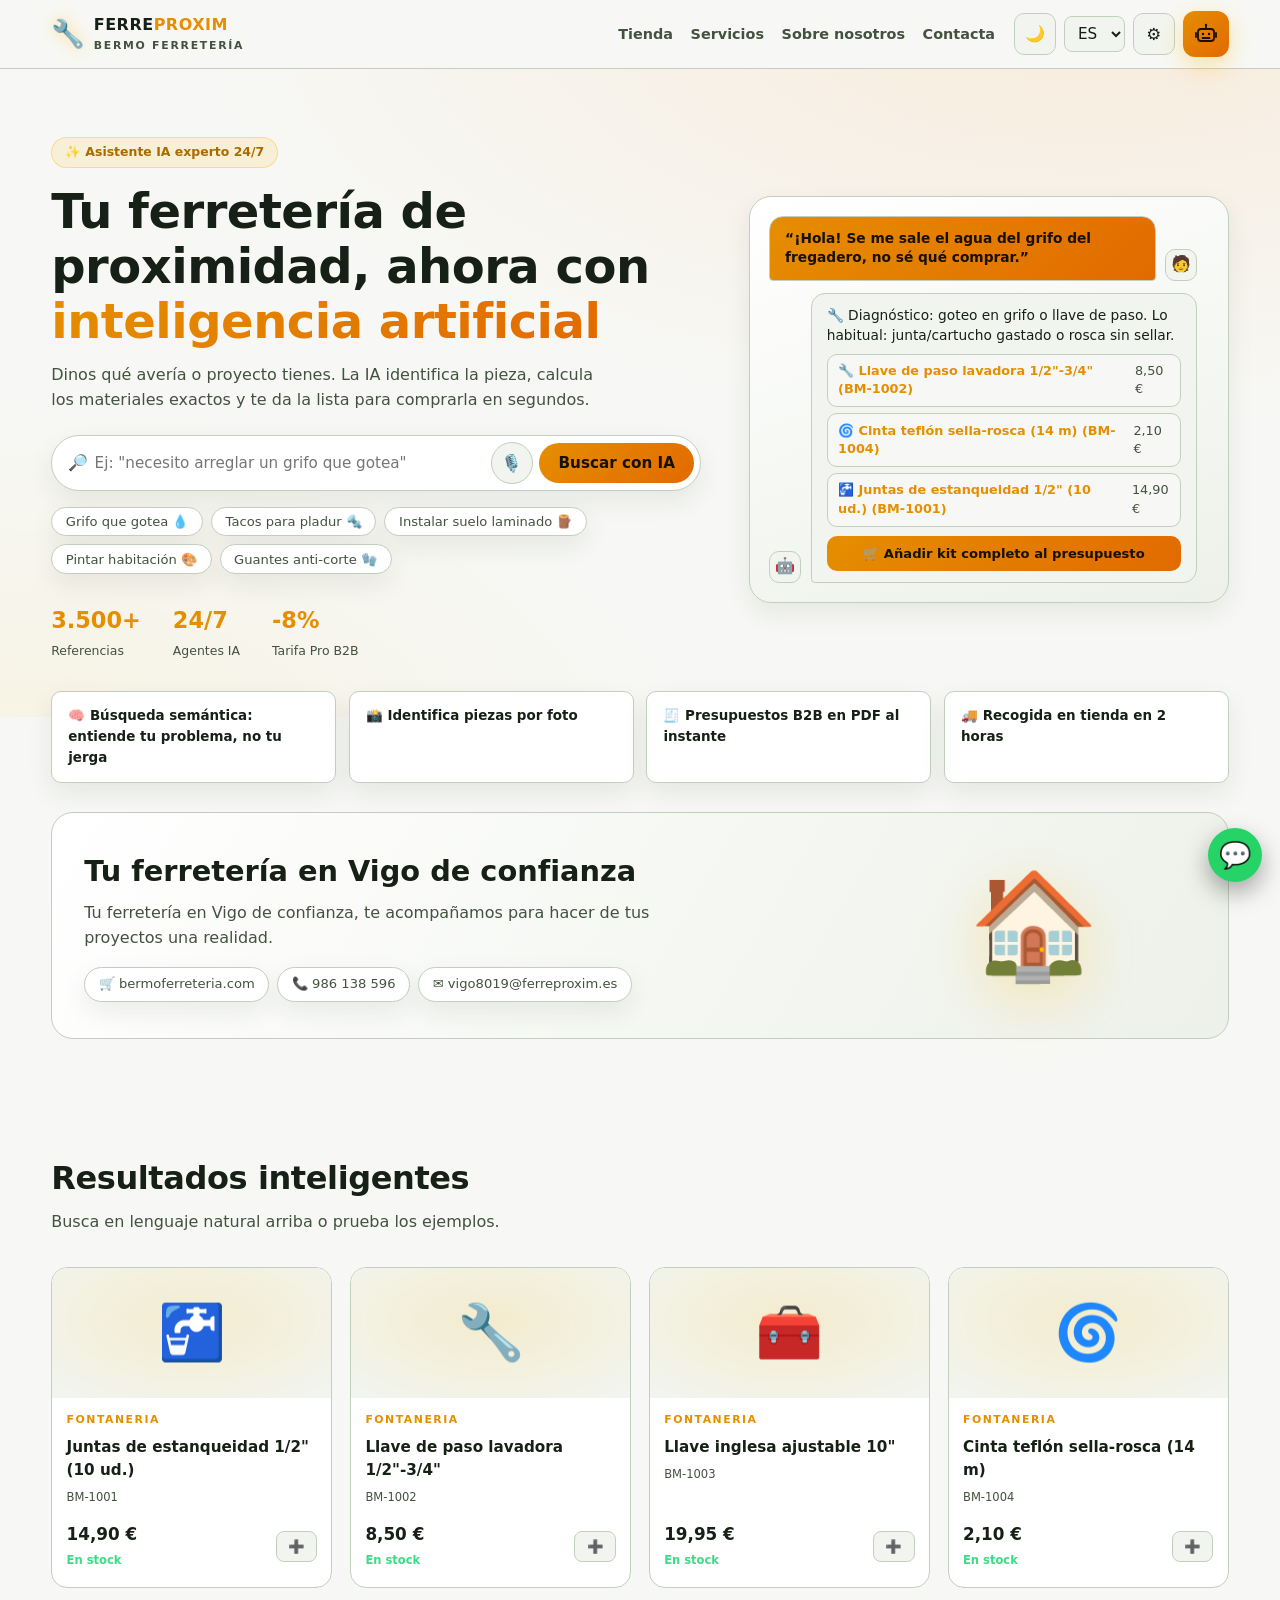
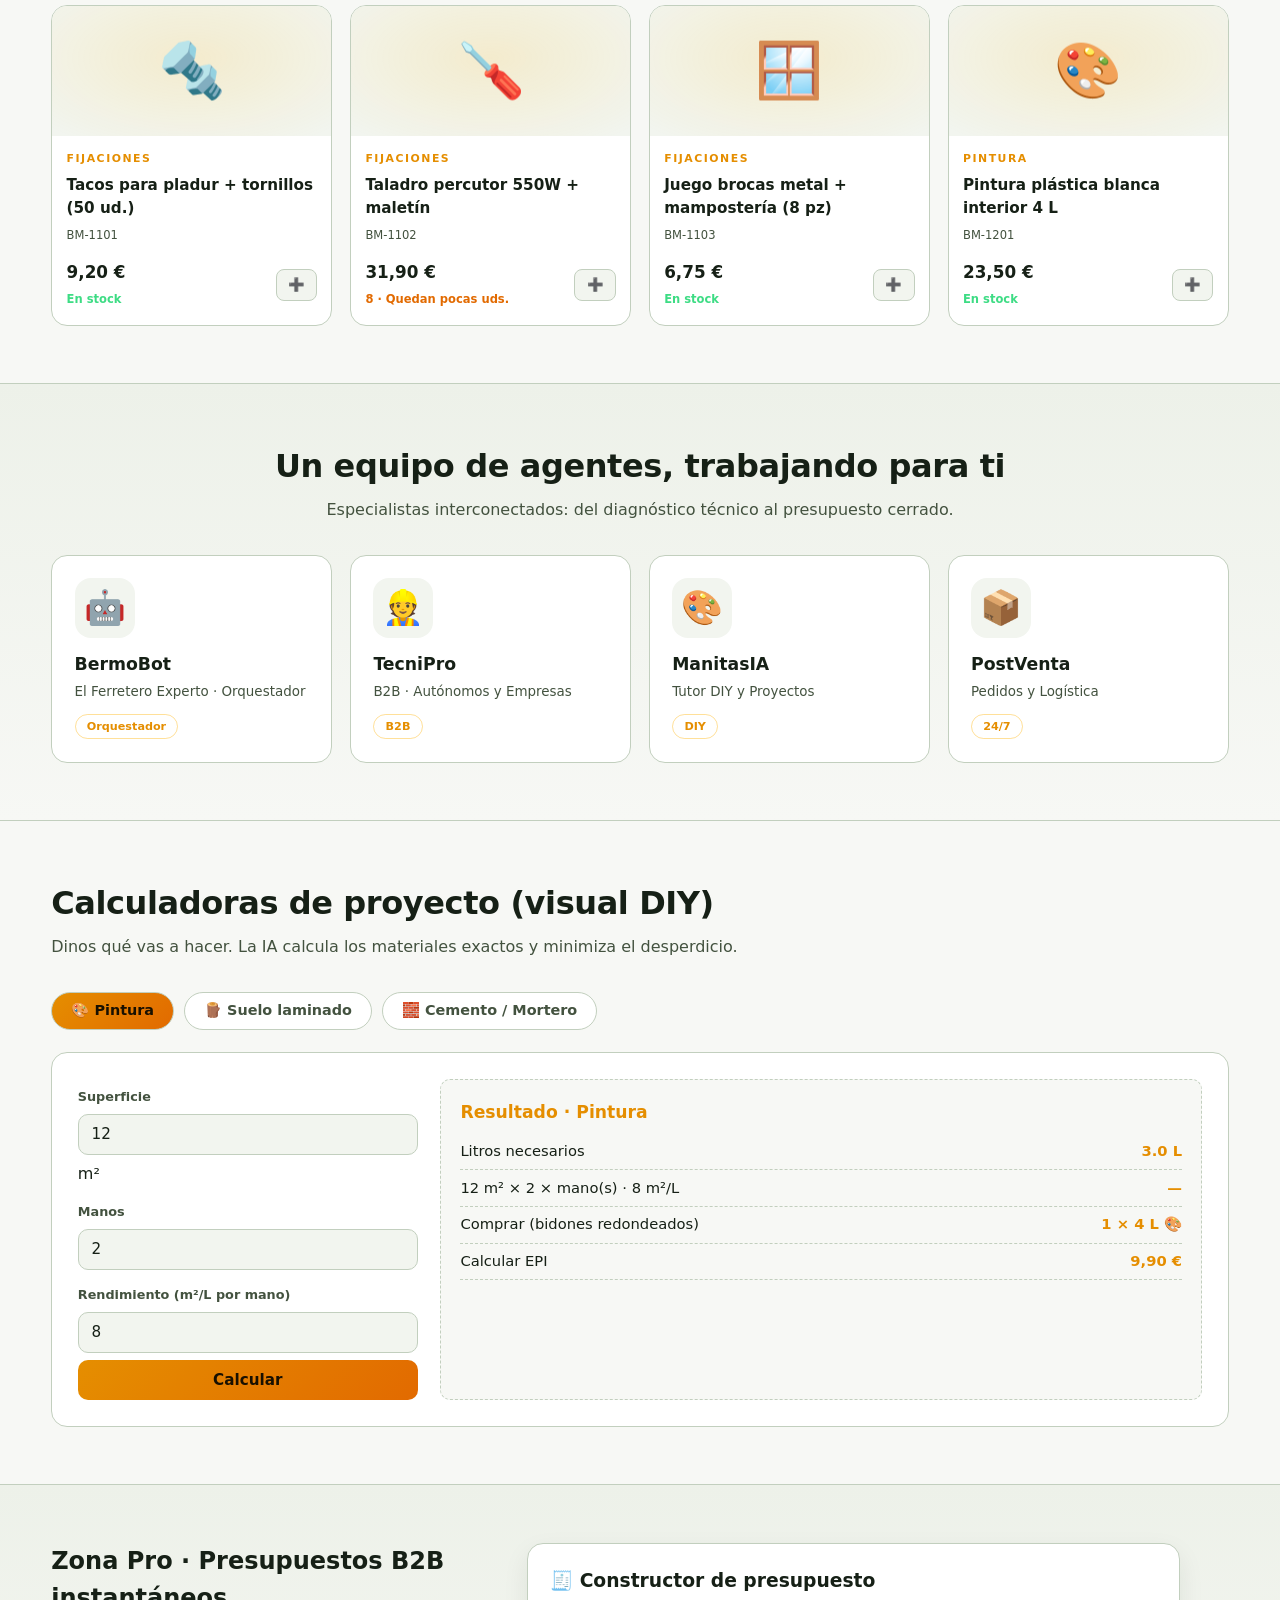
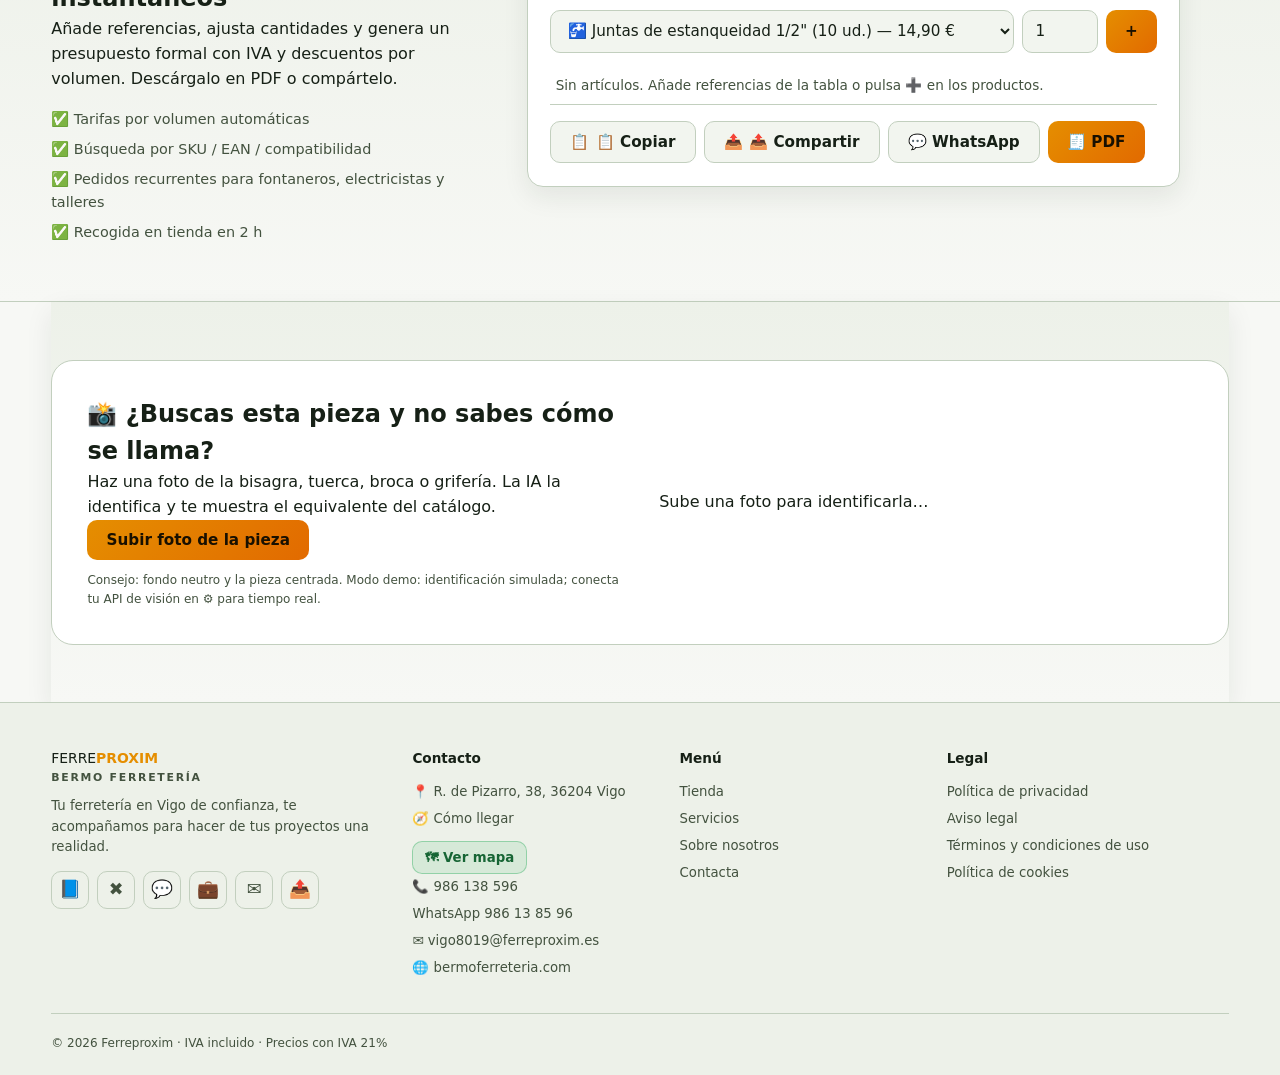
<file: index.html>
<!DOCTYPE html>
<html lang="es" data-default-theme="light">
<head>
<meta charset="UTF-8">
<script>
(function(){try{var q=new URLSearchParams(location.search).get('theme');var t=(q==='light'||q==='dark')?q:(localStorage.getItem('site_theme')||document.documentElement.getAttribute('data-default-theme')||'dark');document.documentElement.setAttribute('data-theme',t);}catch(e){}})();
</script>
<meta name="viewport" content="width=device-width, initial-scale=1.0">
<title>Ferreproxim · Bermo Ferretería · Asistente IA</title>
<meta name="description" content="La ferretería con IA nº1 de España. Asistente experto 24/7, búsqueda semántica, identificación por foto, calculadoras DIY y presupuestos B2B instantáneos.">
<link rel="canonical" href="https://ferreproxim.vercel.app/">
<meta name="theme-color" content="#0d0f12">
<meta property="og:type" content="website">
<meta property="og:site_name" content="Ferreproxim · Bermo Ferretería">
<meta property="og:locale" content="es_ES">
<meta property="og:title" content="Ferreproxim · Ferretería con IA en Vigo">
<meta property="og:description" content="Arregla, calcula y compra en segundos. Asistente IA 24/7, presupuestos B2B en PDF y recogida en tienda en Vigo.">
<meta property="og:url" content="https://ferreproxim.vercel.app/">
<meta property="og:image" content="https://ferreproxim.vercel.app/assets/og.png">
<meta property="og:image:width" content="1200">
<meta property="og:image:height" content="630">
<meta name="twitter:card" content="summary_large_image">
<meta name="twitter:title" content="Ferreproxim · Ferretería con IA en Vigo">
<meta name="twitter:description" content="Asistente IA 24/7, calculadoras DIY y presupuestos B2B en PDF.">
<meta name="twitter:image" content="https://ferreproxim.vercel.app/assets/og.png">
<link rel="icon" href="data:image/svg+xml,<svg xmlns='http://www.w3.org/2000/svg' viewBox='0 0 100 100'><text y='.9em' font-size='90'>🔧</text></svg>">
<link rel="stylesheet" href="css/styles.css">
  <script type="application/ld+json">
{"@context":"https://schema.org","@type":"HardwareStore","name":"Ferreproxim — Bermo Ferretería","url":"https://bermoferreteria.com/","telephone":"+34986138596","email":"vigo8019@ferreproxim.es","address":{"@type":"PostalAddress","streetAddress":"R. de Pizarro 38","postalCode":"36204","addressLocality":"Vigo","addressRegion":"Pontevedra","addressCountry":"ES"},"openingHours":"Mo-Fr 09:00-13:30,16:00-20:00"}
  </script>
</head>
<body>

<!-- ══════════ HEADER ══════════ -->
<header class="header">
  <div class="container header-inner">
    <a class="brand" href="#" aria-label="Ferreproxim">
      <span class="brand-mark">🔧</span>
      <span class="brand-text">FERRE<b>PROXIM</b><small data-i18n="tagline">Bermo Ferretería</small></span>
    </a>
    <nav class="nav">
      <a href="#productos" data-i18n="nav_store">Tienda</a>
      <a href="#agentes" data-i18n="nav_services">Servicios</a>
      <a href="#sobre" data-i18n="nav_about">Sobre nosotros</a>
      <a href="#contacto" data-i18n="nav_contact">Contacta</a>
    </nav>
    <div class="header-actions">
      <button id="themeToggle" class="icon-btn theme-toggle" type="button" title="Cambiar tema" aria-label="Cambiar tema">🌙</button>
      <select id="langSelect" class="lang-select" aria-label="Idioma: ES, GL, EN" title="Idioma">
        <option value="es">ES</option>
        <option value="gl">GL</option>
        <option value="en">EN</option>
      </select>
      <button id="btnSettings" class="icon-btn" title="IA / Configuración" aria-label="Configuración">⚙️</button>
      <button id="btnChat" class="btn btn-primary chat-cta" type="button" title="Agente Ferre IA" aria-label="Abrir Agente Ferre IA" data-tooltip="Agente Ferre IA">
        <svg class="robot-icon" viewBox="0 0 24 24" fill="none" stroke="currentColor" stroke-width="1.8" stroke-linecap="round" stroke-linejoin="round" aria-hidden="true">
          <rect x="4" y="7" width="16" height="12" rx="3"></rect>
          <path d="M12 3v4"></path>
          <circle cx="12" cy="3" r="1.2" fill="currentColor" stroke="none"></circle>
          <circle cx="9" cy="12" r="1.2" fill="currentColor" stroke="none"></circle>
          <circle cx="15" cy="12" r="1.2" fill="currentColor" stroke="none"></circle>
          <path d="M8.5 16h7"></path>
          <path d="M2 11v4M22 11v4"></path>
        </svg>
      </button>
    </div>
  </div>
</header>

<!-- ══════════ HERO ══════════ -->
<section class="hero">
  <div class="container hero-grid">
    <div class="hero-copy">
      <span class="badge-ai">✨ <span data-i18n="hero_badge">Asistente IA experto 24/7</span></span>
      <h1 data-i18n-html="hero_title">Tu ferretería de proximidad, ahora con <b>inteligencia artificial</b></h1>
      <p data-i18n="hero_sub">Dinos qué avería o proyecto tienes. La IA identifica la pieza, calcula los materiales y te da la lista exacta para comprarla en segundos.</p>
      <form id="heroSearchForm" class="search-bar" autocomplete="off">
        <span class="search-icon">🔎</span>
        <input id="heroSearch" type="text" data-i18n-ph="search_ph" placeholder='Ej: "necesito arreglar un grifo que gotea"' aria-label="Búsqueda semántica">
        <button type="button" id="heroMic" class="icon-btn mic" title="Voz a texto">🎙️</button>
        <button type="submit" class="btn btn-primary" data-i18n="search_btn">Buscar con IA</button>
      </form>
      <div class="chips" id="heroChips"></div>
      <div class="hero-stats">
        <div><b>3.500+</b><span data-i18n="stat_refs">Referencias</span></div>
        <div><b>24/7</b><span data-i18n="stat_agents">Agentes IA</span></div>
        <div><b>-8%</b><span data-i18n="stat_b2b">Tarifa Pro B2B</span></div>
      </div>
    </div>
    <div class="hero-card">
      <div class="mock-chat" id="mockChat"></div>
    </div>
  </div>
</section>

<!-- ══════════ VALOR ══════════ -->
<section class="value-strip container">
  <div class="value-item" data-i18n="val_1">🧠 Búsqueda semántica: entiende tu problema, no tu jerga</div>
  <div class="value-item" data-i18n="val_2">📸 Identifica piezas por foto</div>
  <div class="value-item" data-i18n="val_3">🧾 Presupuestos B2B en PDF al instante</div>
  <div class="value-item" data-i18n="val_4">🚚 Recogida en tienda en 2 horas</div>
</section>

<!-- ══════════ SOBRE NOSOTROS ══════════ -->
<section id="sobre" class="section container sobre-section">
  <div class="sobre-grid">
    <div>
      <h2 data-i18n="about_title">Tu ferretería en Vigo de confianza</h2>
      <p class="muted" data-i18n="about_text">Tu ferretería en Vigo de confianza, te acompañamos para hacer de tus proyectos una realidad.</p>
      <div class="chips" style="margin-top:1rem">
        <a class="chip" href="https://bermoferreteria.com/" target="_blank" rel="noopener">🛒 bermoferreteria.com</a>
        <a class="chip" href="tel:+34986138596">📞 986 138 596</a>
        <a class="chip" href="mailto:vigo8019@ferreproxim.es">✉️ vigo8019@ferreproxim.es</a>
      </div>
    </div>
    <div class="mock-visual" aria-hidden="true">
      <span>🏠</span>
    </div>
  </div>
</section>

<!-- ══════════ PRODUCTOS + RESULTADOS SEMÁNTICOS ══════════ -->
<section id="productos" class="section container">
  <div class="section-head">
    <h2 data-i18n="results_title">Resultados inteligentes</h2>
    <p id="resultsInfo" class="muted" data-i18n="results_info">Busca en lenguaje natural arriba o prueba los ejemplos.</p>
  </div>
  <div class="product-grid" id="productGrid"></div>
</section>

<!-- ══════════ AGENTES ══════════ -->
<section id="agentes" class="section section-dark">
  <div class="container">
    <div class="section-head center">
      <h2 data-i18n="agents_title">Un equipo de agentes, trabajando para ti</h2>
      <p data-i18n="agents_sub">Especialistas interconectados: del diagnóstico técnico al presupuesto cerrado.</p>
    </div>
    <div class="agent-grid" id="agentGrid"></div>
  </div>
</section>

<!-- ══════════ CALCULADORAS ══════════ -->
<section id="calculadoras" class="section container">
  <div class="section-head">
    <h2 data-i18n="calc_title">Calculadoras de proyecto (visual DIY)</h2>
    <p data-i18n="calc_sub">Dinos qué vas a hacer. La IA calcula los materiales exactos y minimiza el desperdicio.</p>
  </div>
  <div class="tabs" id="calcTabs">
    <button class="tab active" data-calc="pintura">🎨 <span data-i18n="calc_paint">Pintura</span></button>
    <button class="tab" data-calc="suelo">🪵 <span data-i18n="calc_floor">Suelo laminado</span></button>
    <button class="tab" data-calc="cemento">🧱 <span data-i18n="calc_cement">Cemento / Mortero</span></button>
  </div>

  <div class="calc-panel active" id="calc-pintura">
    <div class="calc-grid">
      <div class="calc-form">
        <label data-i18n="calc_area">Superficie a pintar</label>
        <input id="pintArea" type="number" min="1" value="12"> <span>m²</span>
        <label data-i18n="calc_coats">Manos</label>
        <input id="pintManos" type="number" min="1" max="4" value="2">
        <label data-i18n="calc_perf">Rendimiento (m²/L por mano)</label>
        <input id="pintRend" type="number" step="0.5" min="3" value="8">
        <button class="btn btn-primary" id="btnPintura" data-i18n="calc_btn">Calcular</button>
      </div>
      <div class="calc-result" id="resPintura"></div>
    </div>
  </div>

  <div class="calc-panel" id="calc-suelo">
    <div class="calc-grid">
      <div class="calc-form">
        <label data-i18n="calc_area">Superficie</label>
        <input id="sueloArea" type="number" min="1" value="12"> <span>m²</span>
        <label data-i18n="calc_m2box">m² por caja</label>
        <input id="sueloCaja" type="number" step="0.01" value="2.22">
        <label data-i18n="calc_waste">Desperdicio sugerido (%)</label>
        <input id="sueloWaste" type="number" value="8">
        <button class="btn btn-primary" id="btnSuelo" data-i18n="calc_btn">Calcular</button>
      </div>
      <div class="calc-result" id="resSuelo"></div>
    </div>
  </div>

  <div class="calc-panel" id="calc-cemento">
    <div class="calc-grid">
      <div class="calc-form">
        <label data-i18n="calc_area">Superficie / volumen</label>
        <input id="cemArea" type="number" min="1" value="10"> <span>m²</span>
        <label data-i18n="calc_thick">Espesor (cm)</label>
        <input id="cemSpc" type="number" min="1" value="5">
        <label data-i18n="calc_cem_type">Tipo de mortero</label>
        <select id="cemTipo">
          <option value="22" data-i18n="cem_light">Mortero ligero (22 kg saco · 3 kg/m²/cm)</option>
          <option value="25" data-i18n="cem_std">Cemento CEM II (25 kg saco · 2 kg/m²/cm)</option>
        </select>
        <button class="btn btn-primary" id="btnCemento" data-i18n="calc_btn">Calcular</button>
      </div>
      <div class="calc-result" id="resCemento"></div>
    </div>
  </div>
</section>

<!-- ══════════ B2B ══════════ -->
<section id="b2b" class="section section-dark">
  <div class="container b2b-grid">
    <div>
      <h2 data-i18n="b2b_title">Zona Pro · Presupuestos B2B instantáneos</h2>
      <p data-i18n="b2b_sub">Añade referencias, ajusta cantidades y genera un presupuesto formal con IVA y descuentos por volumen. Descárgalo en PDF o compártelo.</p>
      <ul class="b2b-list">
        <li data-i18n="b2b_b1">✅ Tarifas por volumen automáticas</li>
        <li data-i18n="b2b_b2">✅ Búsqueda por SKU / EAN / compatibilidad</li>
        <li data-i18n="b2b_b3">✅ Pedidos recurrentes para fontaneros, electricistas y talleres</li>
        <li data-i18n="b2b_b4">✅ Recogida en tienda en 2 h</li>
      </ul>
    </div>
    <div class="quote-box">
      <h3>🧾 <span data-i18n="quote_title">Constructor de presupuesto</span></h3>
      <div class="quote-add">
        <select id="quoteProduct"></select>
        <input id="quoteQty" type="number" min="1" value="1" title="Uds.">
        <button class="btn btn-primary" id="btnQuoteAdd">+</button>
      </div>
      <table class="quote-table" id="quoteTable"></table>
      <div class="quote-totals" id="quoteTotals"></div>
      <div class="quote-actions">
        <button class="btn btn-ghost" id="btnQuoteCopy">📋 <span data-i18n="quote_copy">Copiar</span></button>
        <button class="btn btn-ghost" id="btnQuoteShare">📤 <span data-i18n="quote_share">Compartir</span></button>
        <button class="btn btn-ghost" id="btnQuoteWA">💬 WhatsApp</button>
        <button class="btn btn-primary" id="btnQuotePDF">🧾 PDF</button>
      </div>
    </div>
  </div>
</section>

<!-- ══════════ FOTO ══════════ -->
<section class="section container photo-section">
  <div class="photo-grid">
    <div>
      <h2 data-i18n="photo_title">📸 ¿Buscas esta pieza y no sabes cómo se llama?</h2>
      <p data-i18n="photo_sub">Haz una foto de la bisagra, tuerca, broca o grifería. La IA la identifica y te muestra el equivalente del catálogo.</p>
      <input type="file" id="photoInput" accept="image/*" hidden>
      <button class="btn btn-primary" id="btnPhoto" data-i18n="photo_btn">Subir foto de la pieza</button>
      <p class="microtip" data-i18n="photo_tip">Consejo: fondo neutro y la pieza centrada. Modo demo: identificación simulada; conecta tu API de visión en ⚙️ para tiempo real.</p>
    </div>
    <div id="photoResult" class="photo-result" data-i18n="photo_empty">Sube una foto para identificarla…</div>
  </div>
</section>

<!-- ══════════ FOOTER ══════════ -->
<footer class="footer" id="contacto">
  <div class="container footer-grid">
    <div>
      <span class="brand-text">FERRE<b>PROXIM</b><small data-i18n="tagline">Bermo Ferretería</small></span>
      <p class="footer-about" data-i18n="about_text">Tu ferretería en Vigo de confianza, te acompañamos para hacer de tus proyectos una realidad.</p>
      <div class="rrss">
        <a href="#" data-share="facebook" title="Facebook">📘</a>
        <a href="#" data-share="x" title="X">✖️</a>
        <a href="#" data-share="whatsapp" title="WhatsApp">💬</a>
        <a href="#" data-share="linkedin" title="LinkedIn">💼</a>
        <a href="#" data-share="email" title="Email">✉️</a>
        <a href="#" data-share="native" title="Compartir">📤</a>
      </div>
    </div>
    <div>
      <h4 data-i18n="footer_menu">Contacto</h4>
      <a href="https://www.google.com/maps/search/?api=1&query=R.+de+Pizarro+38%2C+36204+Vigo" target="_blank" rel="noopener">📍 R. de Pizarro, 38, 36204 Vigo</a>
<a href="https://www.google.com/maps/dir/?api=1&destination=R.+de+Pizarro+38%2C+36204+Vigo" target="_blank" rel="noopener">🧭 Cómo llegar</a>
<button type="button" class="map-toggle" data-map="https://www.openstreetmap.org/export/embed.html?bbox=-8.7194%2C42.2286%2C-8.7134%2C42.2322&amp;layer=mapnik&amp;marker=42.2304%2C-8.7164">🗺 Ver mapa</button>
<div class="map-embed" hidden></div>
      <a href="tel:+34986138596">📞 986 138 596</a>
      <a href="https://wa.me/34986138596" target="_blank" rel="noopener">WhatsApp 986 13 85 96</a>
      <a href="mailto:vigo8019@ferreproxim.es">✉️ vigo8019@ferreproxim.es</a>
      <a href="https://bermoferreteria.com/" target="_blank" rel="noopener">🌐 bermoferreteria.com</a>
    </div>
    <div>
      <h4 data-i18n="footer_menu2">Menú</h4>
      <a href="#productos" data-i18n="nav_store">Tienda</a>
      <a href="#agentes" data-i18n="nav_services">Servicios</a>
      <a href="#sobre" data-i18n="nav_about">Sobre nosotros</a>
      <a href="#contacto" data-i18n="nav_contact">Contacta</a>
    </div>
    <div>
      <h4 data-i18n="footer_legal_head">Legal</h4>
      <a href="legal.html#privacidad" data-i18n="legal_privacy">Política de privacidad</a>
      <a href="legal.html#aviso" data-i18n="legal_notice">Aviso legal</a>
      <a href="legal.html#terminos" data-i18n="legal_terms">Términos y condiciones de uso</a>
      <a href="legal.html#cookies" data-i18n="legal_cookies">Política de cookies</a>
    </div>
  </div>
  <div class="container footer-legal">© 2026 Ferreproxim · <span data-i18n="footer_legal">IVA incluido · Precios con IVA 21%</span></div>
</footer>

<!-- ══════════ CHAT DRAWER ══════════ -->
<div class="chat-overlay" id="chatOverlay"></div>
<aside class="chat-drawer" id="chatDrawer" aria-label="Asistente IA">
  <div class="chat-head">
    <div class="chat-agent-info">
      <span class="chat-agent-avatar" id="chatAgentAvatar">🤖</span>
      <div>
        <b id="chatAgentName">BermoBot</b>
        <small id="chatAgentRole" class="muted"></small>
      </div>
    </div>
    <div class="chat-head-actions">
      <select id="agentSelect" title="Elegir agente">
        <option value="bermobot">BermoBot</option>
        <option value="tecnipro">TecniPro</option>
        <option value="manitas">ManitasIA</option>
        <option value="postventa">PostVenta</option>
      </select>
      <button class="icon-btn" id="btnVoiceSettings" title="⚙️ Voz">🔊</button>
      <button class="icon-btn" id="btnChatClose" title="Cerrar">✕</button>
    </div>
  </div>
  <div class="chat-msgs" id="chatMsgs"></div>
  <div class="chat-suggest" id="chatSuggest"></div>
  <form class="chat-inputbar" id="chatForm">
    <button type="button" class="icon-btn mic" id="chatMic" title="Voz a texto">🎙️</button>
    <input id="chatInput" data-i18n-ph="chat_ph" placeholder="Describe tu avería, proyecto o referencia…" autocomplete="off">
    <button type="button" class="icon-btn" id="btnChatPhoto" title="Identificar por foto">📷</button>
    <button type="button" class="icon-btn tts-toggle" id="btnTTS" title="Texto a voz">🔈</button>
    <button type="submit" class="btn btn-primary" title="Enviar">➤</button>
  </form>
</aside>

<!-- ══════════ MODAL: AJUSTES IA ══════════ -->
<div class="modal-overlay" id="settingsModal" hidden>
  <div class="modal">
    <div class="modal-head"><h3>⚙️ <span data-i18n="settings_title">Configuración IA</span></h3><button class="icon-btn" id="btnSettingsClose">✕</button></div>
    <p class="muted" data-i18n="settings_sub">Conecta un endpoint compatible con OpenAI (GPT-4o, Claude vía gateway, Ollama, LM Studio…). Sin API, Ferreproxim usa su motor local.</p>
    <label data-i18n="settings_endpoint">Endpoint (URL base)</label>
    <input id="cfgEndpoint" placeholder="https://openrouter.ai/api/v1">
    <label data-i18n="settings_key">API Key (se guarda solo en tu navegador)</label>
    <input id="cfgKey" type="password" placeholder="sk-or-…">
    <label data-i18n="settings_model">Modelo</label>
    <input id="cfgModel" placeholder="minimax/minimax-m3.1-flash:free">
    <div class="modal-actions">
      <label class="toggle"><input type="checkbox" id="cfgPro" checked><span data-i18n="settings_pro">Modo Agente PRO (razonamiento paso a paso)</span></label>
      <label class="toggle"><input type="checkbox" id="cfgLocal" checked><span data-i18n="settings_local">Motor local (fallback)</span></label>
    </div>
    <button class="btn btn-primary block" id="btnSaveSettings" data-i18n="save">Guardar</button>
  </div>
</div>

<!-- ══════════ MODAL: VOZ ══════════ -->
<div class="modal-overlay" id="voiceModal" hidden>
  <div class="modal">
    <div class="modal-head"><h3>🔊 <span data-i18n="voice_title">Idioma y voz</span></h3><button class="icon-btn" id="btnVoiceClose">✕</button></div>
    <label data-i18n="voice_lang">Idioma del asistente</label>
    <select id="voiceLang">
      <option value="es">Español</option>
      <option value="gl">Galego</option>
      <option value="en">English</option>
    </select>
    <label data-i18n="voice_gender">Voz</label>
    <div class="gender-row">
      <button class="btn ghost-g active" data-gender="female">♀ <span data-i18n="voice_female">Femenina</span></button>
      <button class="btn ghost-g" data-gender="male">♂ <span data-i18n="voice_male">Masculina</span></button>
    </div>
    <label data-i18n="voice_voice">Voces disponibles en tu sistema</label>
    <select id="voicePick"></select>
    <button class="btn btn-ghost block" id="btnTestVoice">▶️ <span data-i18n="voice_test">Probar voz</span></button>
  </div>
</div>

<input type="file" id="chatPhotoInput" accept="image/*" hidden>
<div class="toast" id="toast" hidden></div>

<script src="js/config.js"></script>
<script>
if (location.protocol === 'file:') {
  document.write('<script src="js/config.local.js"><\/script>');
}
</script>
<script src="js/i18n.js"></script>
<script src="js/catalogo.generated.js"></script>
<script src="js/data.js"></script>
<script src="js/voice.js"></script>
<script src="js/agent.js"></script>
<script src="js/main.js"></script>
  <a id="waFloat" class="wa-float" href="https://wa.me/34986138596?text=Hola%2C%20vengo%20de%20la%20web%20de%20Ferreproxim.%20Necesito%20ayuda%20con%20un%20producto%20o%20aver%C3%ADa." target="_blank" rel="noopener" aria-label="WhatsApp 986 13 85 96">💬</a>
</body>
</html>
</file>
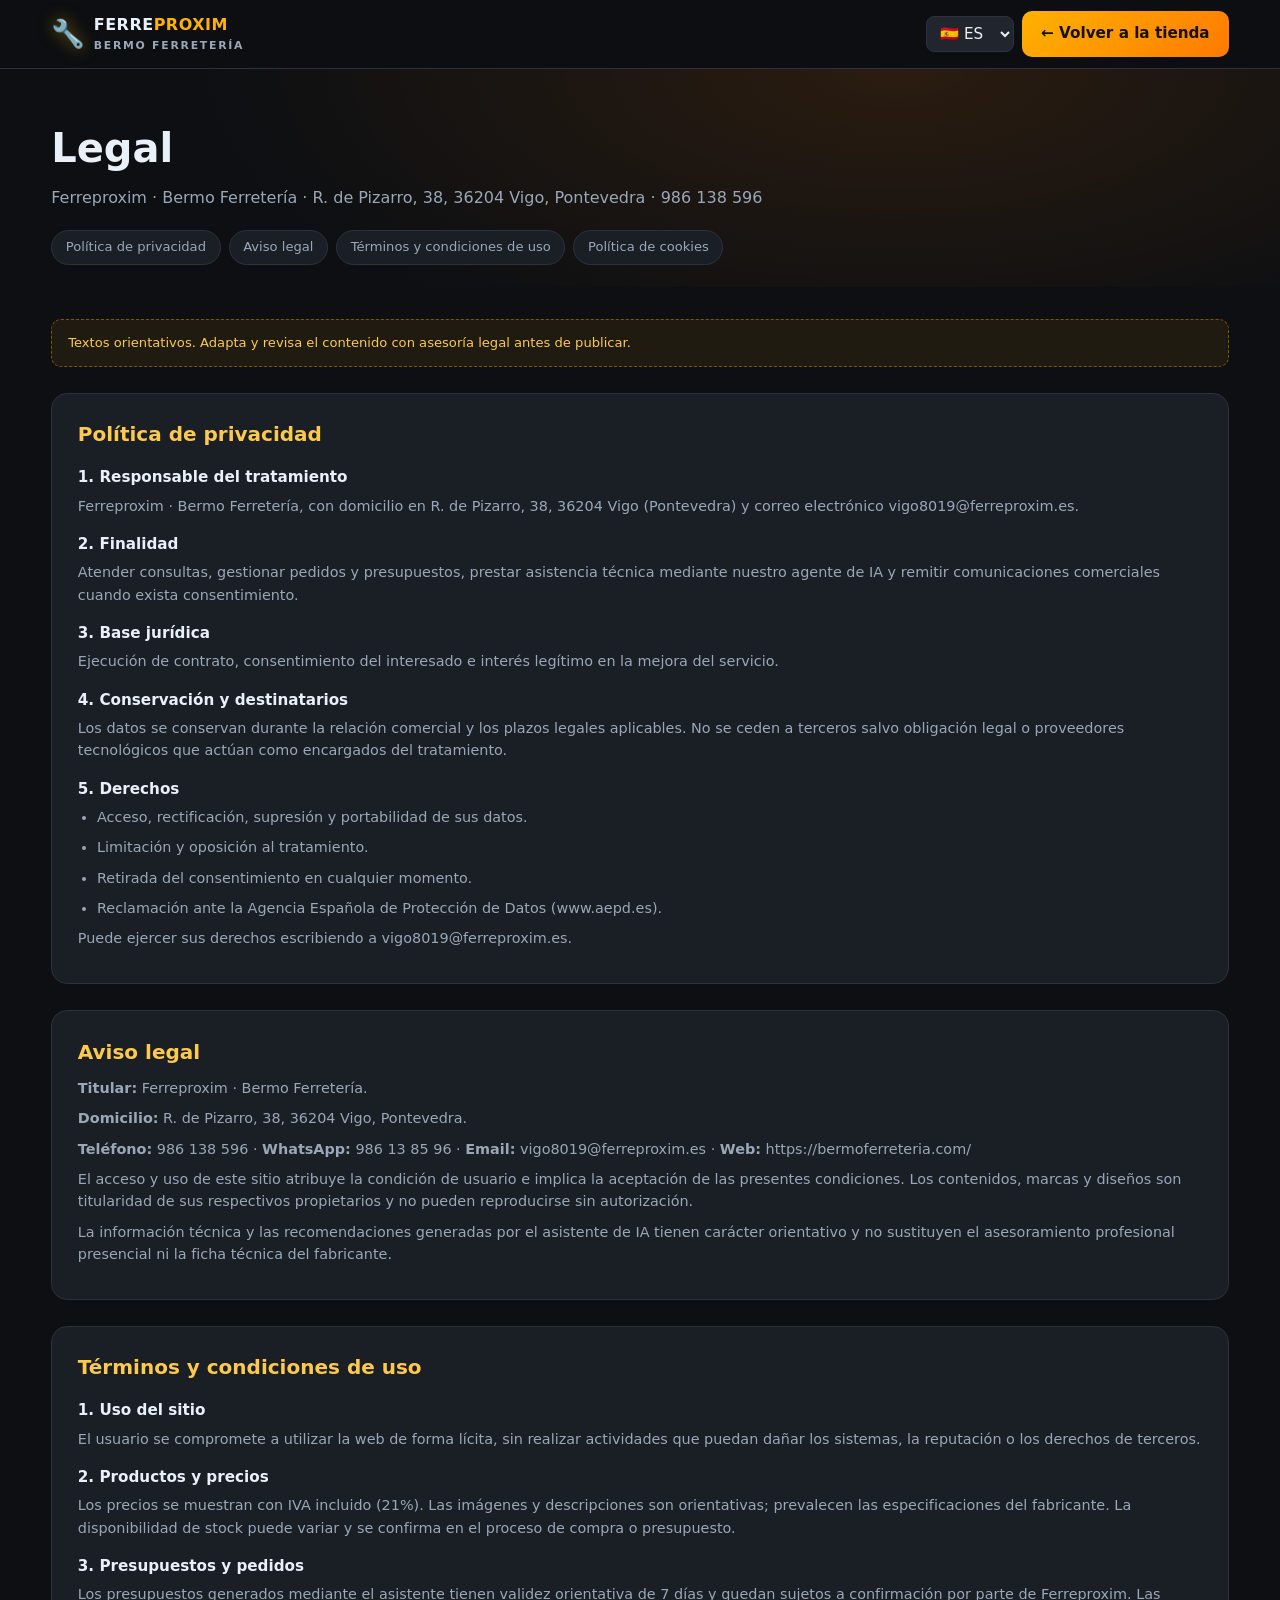
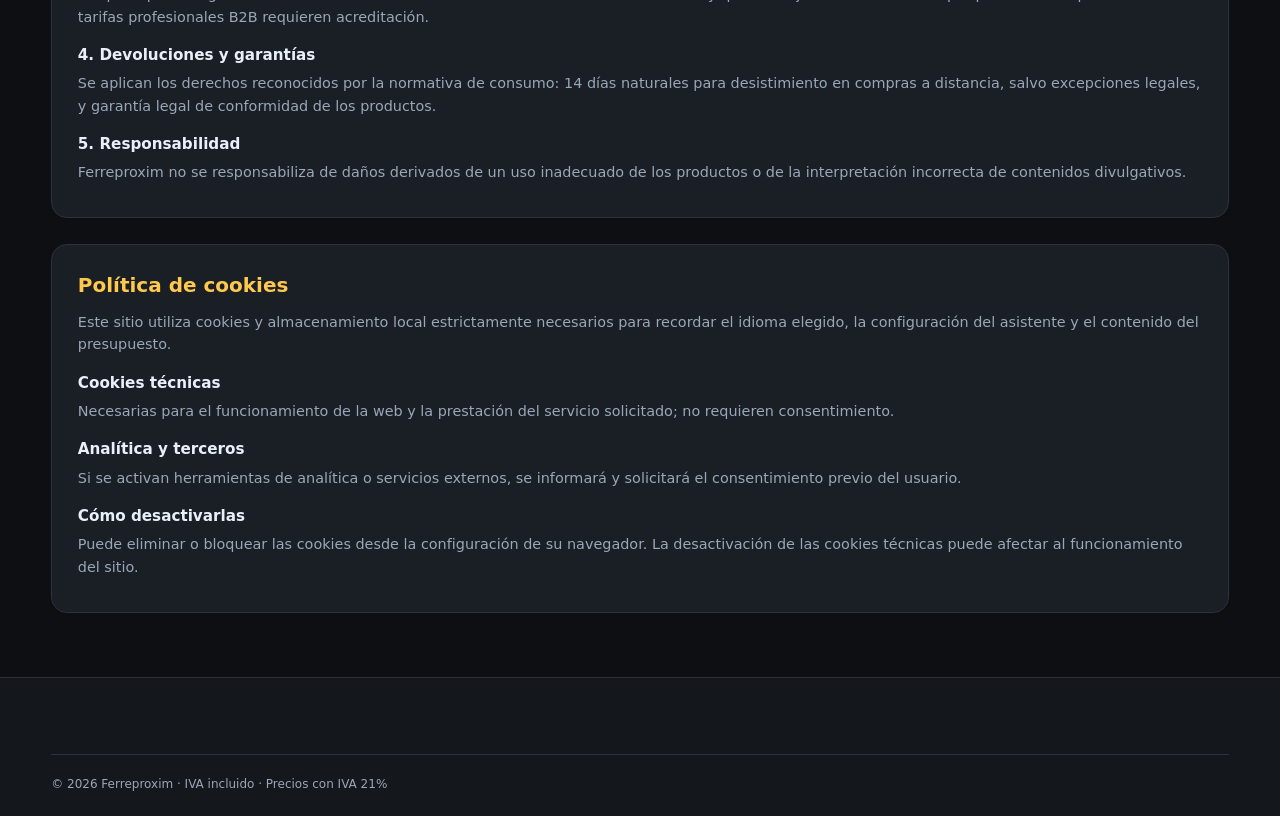
<file: legal.html>
<!DOCTYPE html>
<html lang="es">
<head>
<meta charset="UTF-8">
<meta name="viewport" content="width=device-width, initial-scale=1.0">
<title>Legal · Ferreproxim · Bermo Ferretería</title>
<link rel="icon" href="data:image/svg+xml,<svg xmlns='http://www.w3.org/2000/svg' viewBox='0 0 100 100'><text y='.9em' font-size='90'>🔧</text></svg>">
<link rel="stylesheet" href="css/styles.css">
</head>
<body>

<header class="header">
  <div class="container header-inner">
    <a class="brand" href="index.html">
      <span class="brand-mark">🔧</span>
      <span class="brand-text">FERRE<b>PROXIM</b><small data-i18n="tagline">Bermo Ferretería</small></span>
    </a>
    <div class="header-actions">
      <select id="langSelect" class="lang-select" aria-label="Idioma">
        <option value="es">🇪🇸 ES</option>
        <option value="gl">GX GL</option>
        <option value="en">🇬🇧 EN</option>
      </select>
      <a class="btn btn-primary" href="index.html" data-i18n="legal_back">← Volver a la tienda</a>
    </div>
  </div>
</header>

<section class="legal-hero">
  <div class="container">
    <h1 data-i18n="footer_legal_head">Legal</h1>
    <p>Ferreproxim · Bermo Ferretería · R. de Pizarro, 38, 36204 Vigo, Pontevedra · 986 138 596</p>
    <nav class="legal-nav">
      <a class="chip" href="#privacidad" data-i18n="legal_privacy">Política de privacidad</a>
      <a class="chip" href="#aviso" data-i18n="legal_notice">Aviso legal</a>
      <a class="chip" href="#terminos" data-i18n="legal_terms">Términos y condiciones de uso</a>
      <a class="chip" href="#cookies" data-i18n="legal_cookies">Política de cookies</a>
    </nav>
  </div>
</section>

<main class="container legal-body">
  <p class="legal-note" data-i18n="legal_note">Textos orientativos. Adapta y revisa el contenido con asesoría legal antes de publicar.</p>

  <article class="legal-card" id="privacidad">
    <h2 data-i18n="legal_privacy">Política de privacidad</h2>
    <h3>1. Responsable del tratamiento</h3>
    <p>Ferreproxim · Bermo Ferretería, con domicilio en R. de Pizarro, 38, 36204 Vigo (Pontevedra) y correo electrónico vigo8019@ferreproxim.es.</p>
    <h3>2. Finalidad</h3>
    <p>Atender consultas, gestionar pedidos y presupuestos, prestar asistencia técnica mediante nuestro agente de IA y remitir comunicaciones comerciales cuando exista consentimiento.</p>
    <h3>3. Base jurídica</h3>
    <p>Ejecución de contrato, consentimiento del interesado e interés legítimo en la mejora del servicio.</p>
    <h3>4. Conservación y destinatarios</h3>
    <p>Los datos se conservan durante la relación comercial y los plazos legales aplicables. No se ceden a terceros salvo obligación legal o proveedores tecnológicos que actúan como encargados del tratamiento.</p>
    <h3>5. Derechos</h3>
    <ul>
      <li>Acceso, rectificación, supresión y portabilidad de sus datos.</li>
      <li>Limitación y oposición al tratamiento.</li>
      <li>Retirada del consentimiento en cualquier momento.</li>
      <li>Reclamación ante la Agencia Española de Protección de Datos (www.aepd.es).</li>
    </ul>
    <p>Puede ejercer sus derechos escribiendo a vigo8019@ferreproxim.es.</p>
  </article>

  <article class="legal-card" id="aviso">
    <h2 data-i18n="legal_notice">Aviso legal</h2>
    <p><b>Titular:</b> Ferreproxim · Bermo Ferretería.</p>
    <p><b>Domicilio:</b> R. de Pizarro, 38, 36204 Vigo, Pontevedra.</p>
    <p><b>Teléfono:</b> 986 138 596 · <b>WhatsApp:</b> <a href="https://wa.me/34986138596" target="_blank" rel="noopener">986 13 85 96</a> · <b>Email:</b> vigo8019@ferreproxim.es · <b>Web:</b> https://bermoferreteria.com/</p>
    <p>El acceso y uso de este sitio atribuye la condición de usuario e implica la aceptación de las presentes condiciones. Los contenidos, marcas y diseños son titularidad de sus respectivos propietarios y no pueden reproducirse sin autorización.</p>
    <p>La información técnica y las recomendaciones generadas por el asistente de IA tienen carácter orientativo y no sustituyen el asesoramiento profesional presencial ni la ficha técnica del fabricante.</p>
  </article>

  <article class="legal-card" id="terminos">
    <h2 data-i18n="legal_terms">Términos y condiciones de uso</h2>
    <h3>1. Uso del sitio</h3>
    <p>El usuario se compromete a utilizar la web de forma lícita, sin realizar actividades que puedan dañar los sistemas, la reputación o los derechos de terceros.</p>
    <h3>2. Productos y precios</h3>
    <p>Los precios se muestran con IVA incluido (21%). Las imágenes y descripciones son orientativas; prevalecen las especificaciones del fabricante. La disponibilidad de stock puede variar y se confirma en el proceso de compra o presupuesto.</p>
    <h3>3. Presupuestos y pedidos</h3>
    <p>Los presupuestos generados mediante el asistente tienen validez orientativa de 7 días y quedan sujetos a confirmación por parte de Ferreproxim. Las tarifas profesionales B2B requieren acreditación.</p>
    <h3>4. Devoluciones y garantías</h3>
    <p>Se aplican los derechos reconocidos por la normativa de consumo: 14 días naturales para desistimiento en compras a distancia, salvo excepciones legales, y garantía legal de conformidad de los productos.</p>
    <h3>5. Responsabilidad</h3>
    <p>Ferreproxim no se responsabiliza de daños derivados de un uso inadecuado de los productos o de la interpretación incorrecta de contenidos divulgativos.</p>
  </article>

  <article class="legal-card" id="cookies">
    <h2 data-i18n="legal_cookies">Política de cookies</h2>
    <p>Este sitio utiliza cookies y almacenamiento local estrictamente necesarios para recordar el idioma elegido, la configuración del asistente y el contenido del presupuesto.</p>
    <h3>Cookies técnicas</h3>
    <p>Necesarias para el funcionamiento de la web y la prestación del servicio solicitado; no requieren consentimiento.</p>
    <h3>Analítica y terceros</h3>
    <p>Si se activan herramientas de analítica o servicios externos, se informará y solicitará el consentimiento previo del usuario.</p>
    <h3>Cómo desactivarlas</h3>
    <p>Puede eliminar o bloquear las cookies desde la configuración de su navegador. La desactivación de las cookies técnicas puede afectar al funcionamiento del sitio.</p>
  </article>
</main>

<footer class="footer">
  <div class="container footer-legal">© 2026 Ferreproxim · <span data-i18n="footer_legal">IVA incluido · Precios con IVA 21%</span></div>
</footer>

<script src="js/i18n.js"></script>
<script>
document.addEventListener('DOMContentLoaded', ()=>{
  document.getElementById('langSelect').value = LANG;
  applyI18n();
  document.getElementById('langSelect').addEventListener('change', e=>{
    LANG = e.target.value; localStorage.setItem('ferreproxim_lang', LANG); applyI18n();
  });
});
</script>
</body>
</html>
</file>
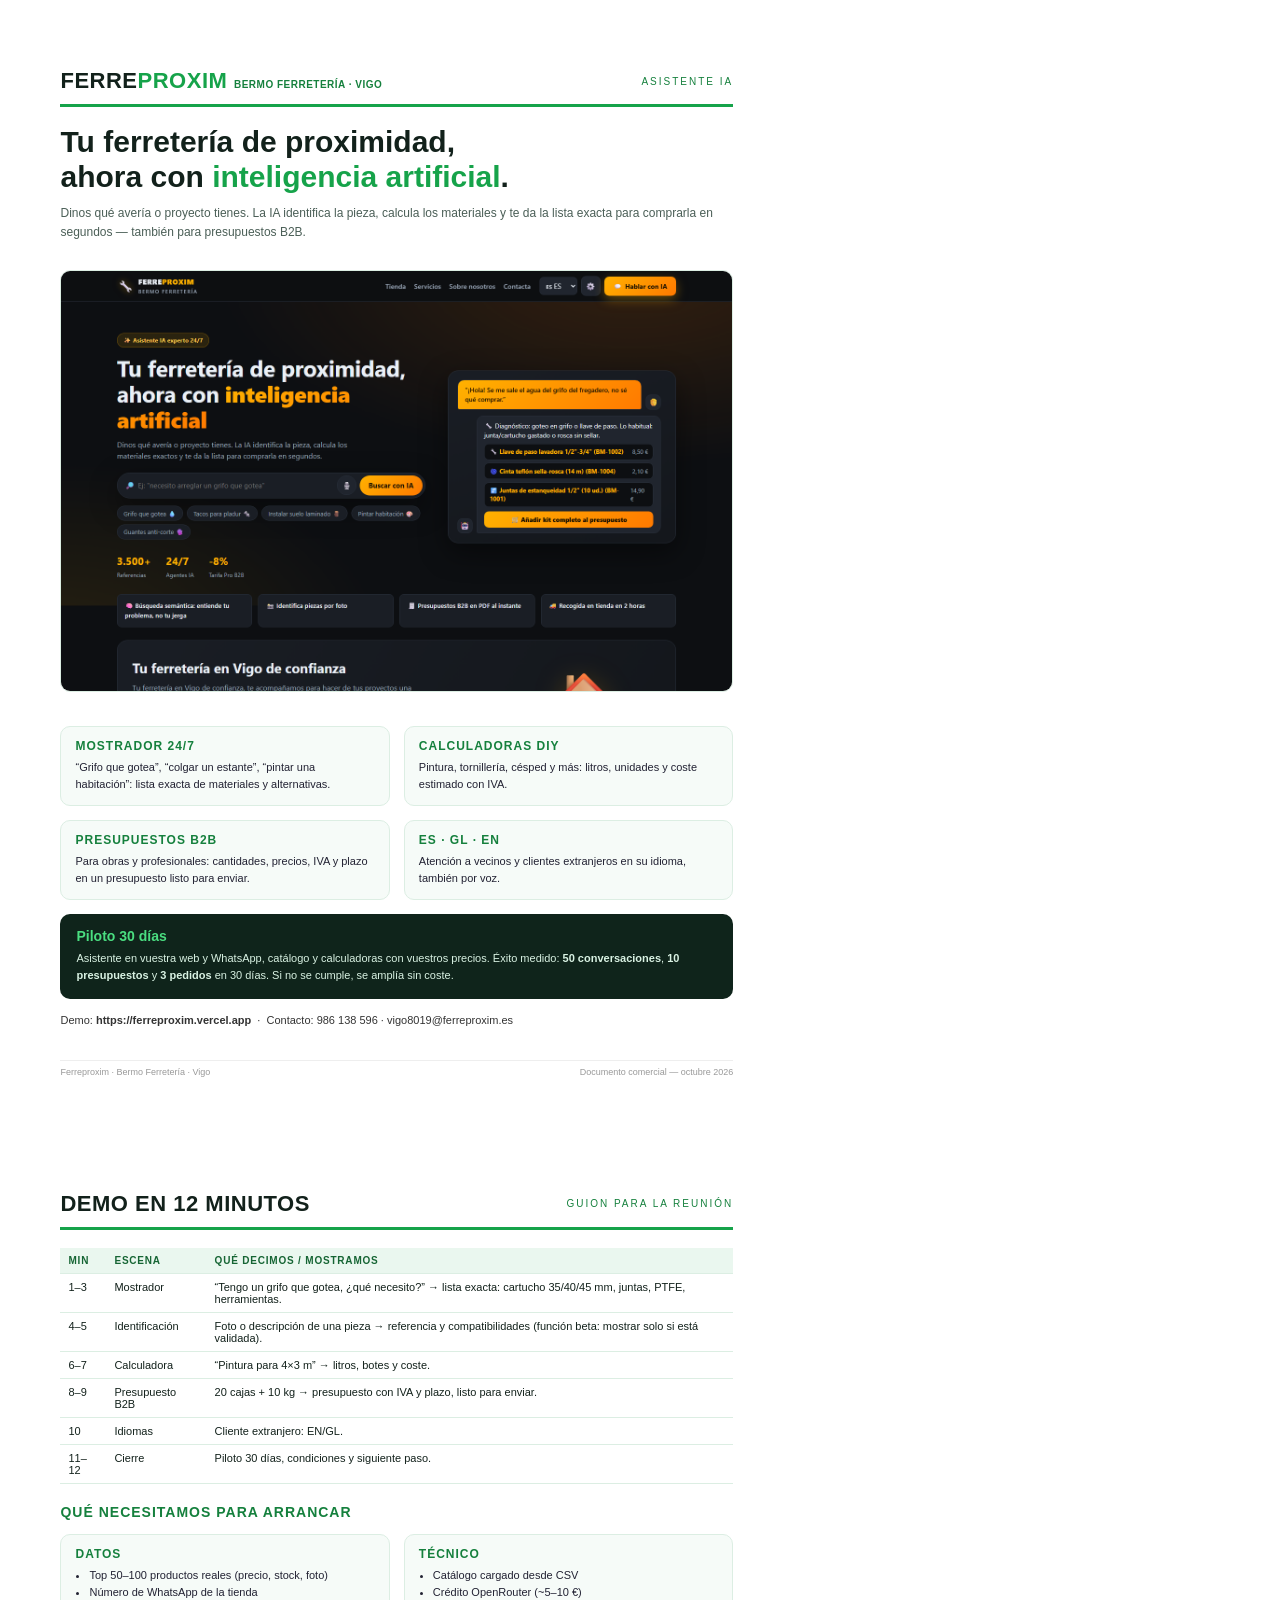
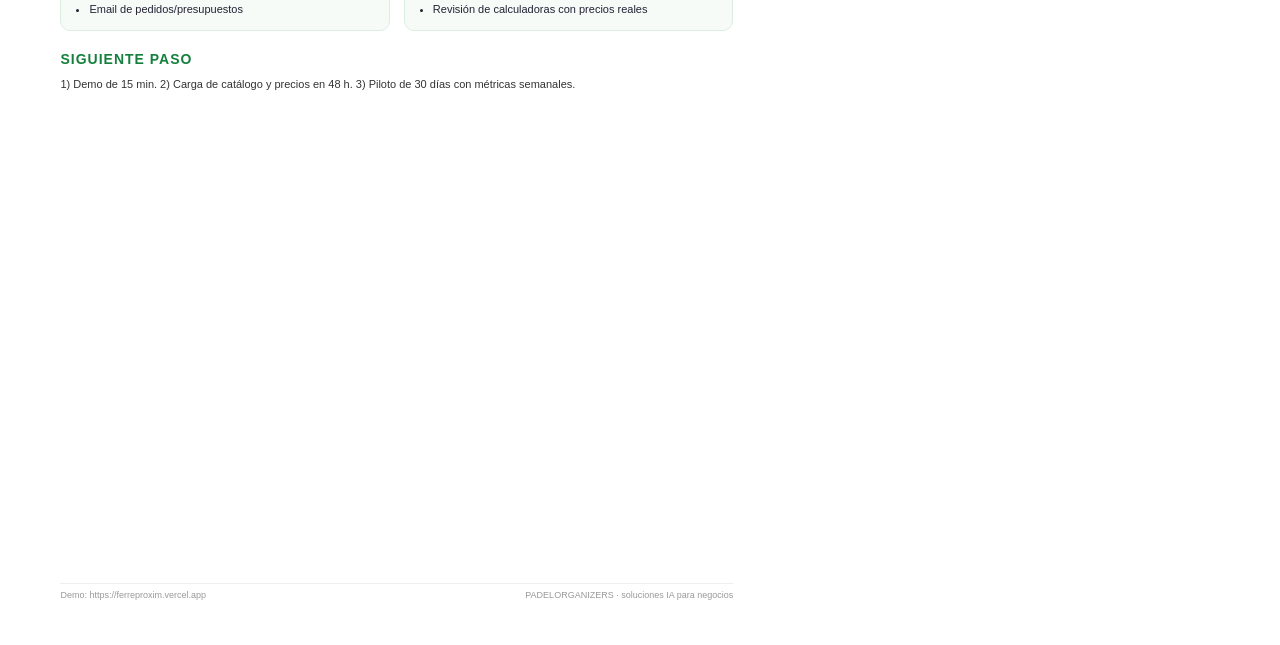
<file: marketing/one-pager.html>
<!DOCTYPE html>
<html lang="es">
<head>
<meta charset="utf-8">
<title>Ferreproxim — Asistente IA para ferretería · Demo</title>
<style>
  @page { size: A4; margin: 0; }
  * { box-sizing: border-box; }
  body { margin: 0; font-family: 'Inter', -apple-system, Segoe UI, Roboto, sans-serif; color: #12211b; background: #fff; }
  .page { width: 210mm; min-height: 297mm; padding: 18mm 16mm; page-break-after: always; position: relative; }
  .page:last-child { page-break-after: auto; }
  .brand { display: flex; align-items: center; justify-content: space-between; border-bottom: 3px solid #16a34a; padding-bottom: 10px; margin-bottom: 18px; }
  .brand h1 { font-size: 22px; margin: 0; letter-spacing: .5px; }
  .brand h1 b { color: #16a34a; }
  .brand span { font-size: 10px; letter-spacing: 2px; color: #15803d; text-transform: uppercase; }
  .hero-title { font-size: 30px; line-height: 1.15; margin: 0 0 10px; font-weight: 900; }
  .hero-title b { color: #16a34a; }
  .sub { font-size: 12px; color: #4b5f57; line-height: 1.6; margin-bottom: 16px; }
  .shot { width: 100%; border: 1px solid #dceee3; border-radius: 10px; margin: 12px 0 16px; }
  .cols { display: grid; grid-template-columns: 1fr 1fr; gap: 14px; margin: 14px 0; }
  .card { border: 1px solid #dceee3; border-radius: 10px; padding: 12px 14px; background: #f6fbf8; }
  .card h3 { margin: 0 0 6px; font-size: 12px; text-transform: uppercase; letter-spacing: 1px; color: #15803d; }
  .card p, .card li { font-size: 11px; color: #223; line-height: 1.55; margin: 0; }
  .card ul { margin: 0; padding-left: 14px; }
  h2 { font-size: 14px; letter-spacing: 1px; text-transform: uppercase; color: #15803d; margin: 20px 0 8px; }
  table { width: 100%; border-collapse: collapse; font-size: 11px; }
  th, td { text-align: left; padding: 7px 8px; border-bottom: 1px solid #dceee3; vertical-align: top; }
  th { background: #eaf7ef; color: #166534; font-size: 10px; text-transform: uppercase; letter-spacing: .8px; }
  .offer { background: #0f241b; color: #fff; border-radius: 10px; padding: 14px 16px; margin-top: 14px; }
  .offer h3 { margin: 0 0 6px; font-size: 14px; color: #4ade80; }
  .offer p { margin: 0; font-size: 11px; line-height: 1.6; color: #d9f2e3; }
  .foot { position: absolute; bottom: 12mm; left: 16mm; right: 16mm; font-size: 9px; color: #999; border-top: 1px solid #eee; padding-top: 6px; display: flex; justify-content: space-between; }
  .contact { font-size: 11px; color: #333; margin-top: 12px; line-height: 1.7; }
</style>
</head>
<body>
<div class="page">
  <div class="brand"><h1>FERRE<b>PROXIM</b> <small style="font-size:10px;color:#15803d">BERMO FERRETERÍA · VIGO</small></h1><span>Asistente IA</span></div>
  <div class="hero-title">Tu ferretería de proximidad,<br>ahora con <b>inteligencia artificial</b>.</div>
  <div class="sub">Dinos qué avería o proyecto tienes. La IA identifica la pieza, calcula los materiales y te da la lista exacta para comprarla en segundos — también para presupuestos B2B.</div>
  <img class="shot" src="shots/home-desktop.png" alt="Ferreproxim">
  <div class="cols">
    <div class="card"><h3>Mostrador 24/7</h3><p>“Grifo que gotea”, “colgar un estante”, “pintar una habitación”: lista exacta de materiales y alternativas.</p></div>
    <div class="card"><h3>Calculadoras DIY</h3><p>Pintura, tornillería, césped y más: litros, unidades y coste estimado con IVA.</p></div>
    <div class="card"><h3>Presupuestos B2B</h3><p>Para obras y profesionales: cantidades, precios, IVA y plazo en un presupuesto listo para enviar.</p></div>
    <div class="card"><h3>ES · GL · EN</h3><p>Atención a vecinos y clientes extranjeros en su idioma, también por voz.</p></div>
  </div>
  <div class="offer">
    <h3>Piloto 30 días</h3>
    <p>Asistente en vuestra web y WhatsApp, catálogo y calculadoras con vuestros precios. Éxito medido: <b>50 conversaciones</b>, <b>10 presupuestos</b> y <b>3 pedidos</b> en 30 días. Si no se cumple, se amplía sin coste.</p>
  </div>
  <div class="contact">Demo: <b>https://ferreproxim.vercel.app</b> &nbsp;·&nbsp; Contacto: 986 138 596 · vigo8019@ferreproxim.es</div>
  <div class="foot"><span>Ferreproxim · Bermo Ferretería · Vigo</span><span>Documento comercial — octubre 2026</span></div>
</div>

<div class="page">
  <div class="brand"><h1>DEMO EN 12 MINUTOS</h1><span>Guion para la reunión</span></div>
  <table>
    <tr><th>Min</th><th>Escena</th><th>Qué decimos / mostramos</th></tr>
    <tr><td>1–3</td><td>Mostrador</td><td>“Tengo un grifo que gotea, ¿qué necesito?” → lista exacta: cartucho 35/40/45 mm, juntas, PTFE, herramientas.</td></tr>
    <tr><td>4–5</td><td>Identificación</td><td>Foto o descripción de una pieza → referencia y compatibilidades (función beta: mostrar solo si está validada).</td></tr>
    <tr><td>6–7</td><td>Calculadora</td><td>“Pintura para 4×3 m” → litros, botes y coste.</td></tr>
    <tr><td>8–9</td><td>Presupuesto B2B</td><td>20 cajas + 10 kg → presupuesto con IVA y plazo, listo para enviar.</td></tr>
    <tr><td>10</td><td>Idiomas</td><td>Cliente extranjero: EN/GL.</td></tr>
    <tr><td>11–12</td><td>Cierre</td><td>Piloto 30 días, condiciones y siguiente paso.</td></tr>
  </table>
  <h2>Qué necesitamos para arrancar</h2>
  <div class="cols">
    <div class="card"><h3>Datos</h3><ul><li>Top 50–100 productos reales (precio, stock, foto)</li><li>Número de WhatsApp de la tienda</li><li>Email de pedidos/presupuestos</li></ul></div>
    <div class="card"><h3>Técnico</h3><ul><li>Catálogo cargado desde CSV</li><li>Crédito OpenRouter (~5–10 €)</li><li>Revisión de calculadoras con precios reales</li></ul></div>
  </div>
  <h2>Siguiente paso</h2>
  <p style="font-size:11px;color:#333">1) Demo de 15 min. 2) Carga de catálogo y precios en 48 h. 3) Piloto de 30 días con métricas semanales.</p>
  <div class="foot"><span>Demo: https://ferreproxim.vercel.app</span><span>PADELORGANIZERS · soluciones IA para negocios</span></div>
</div>
</body>
</html>
</file>
<file: css/styles.css>
/* ═══════════ Ferreproxim · Industrial Pro Theme ═══════════ */
:root{
  --bg:#0d0f12; --bg2:#14171c; --panel:#1a1e25; --panel2:#20252e;
  --line:#2b323d; --txt:#eaf0f7; --txt2:#9aa7b8;
  --amber:#ffb200; --amber2:#ffc94d; --orange:#ff7a00;
  --green:#3ddc84; --red:#ff5555; --blue:#5aa9ff;
  --radius:16px; --radius-s:10px;
  --shadow:0 20px 60px rgba(0,0,0,.45);
  --grad:linear-gradient(135deg,var(--amber),var(--orange));
}
*{margin:0;padding:0;box-sizing:border-box}
html{scroll-behavior:smooth}
body{font-family:"Segoe UI",system-ui,-apple-system,sans-serif;background:var(--bg);color:var(--txt);line-height:1.55;overflow-x:hidden}
.container{width:min(1200px,92%);margin:0 auto}
.muted{color:var(--txt2)}
a{color:inherit;text-decoration:none}
button{cursor:pointer;font-family:inherit}
input,select{font-family:inherit;font-size:.95rem;color:var(--txt);background:var(--panel2);border:1px solid var(--line);border-radius:var(--radius-s);padding:.65rem .8rem;outline:none}
input:focus,select:focus{border-color:var(--amber)}
.hidden{display:none!important}

.btn{display:inline-flex;align-items:center;justify-content:center;gap:.4rem;border:none;border-radius:var(--radius-s);padding:.7rem 1.2rem;font-weight:700;font-size:.95rem;transition:.15s}
.btn-primary{background:var(--grad);color:#181000}
.btn-primary:hover{filter:brightness(1.1);transform:translateY(-1px)}
.btn-ghost{background:var(--panel2);color:var(--txt);border:1px solid var(--line)}
.btn-ghost:hover{border-color:var(--amber);color:var(--amber2)}
.block{width:100%;margin-top:.6rem}
.icon-btn{background:var(--panel2);border:1px solid var(--line);color:var(--txt);border-radius:var(--radius-s);width:42px;height:42px;display:inline-flex;align-items:center;justify-content:center;font-size:1.05rem;transition:.15s}
.icon-btn:hover{border-color:var(--amber)}
.icon-btn.listening{background:var(--red);border-color:var(--red);animation:pulse 1s infinite}
@keyframes pulse{50%{box-shadow:0 0 0 8px rgba(255,85,85,.25)}}

/* HEADER */
.header{position:sticky;top:0;z-index:50;background:rgba(13,15,18,.9);backdrop-filter:blur(12px);border-bottom:1px solid var(--line)}
.header-inner{display:flex;align-items:center;gap:1.2rem;padding:.7rem 0}
.brand{display:flex;align-items:center;gap:.5rem;font-weight:800;letter-spacing:.5px}
.brand-mark{font-size:1.7rem;filter:drop-shadow(0 0 8px rgba(255,178,0,.5))}
.brand-text small{display:block;font-size:.68rem;font-weight:600;color:var(--txt2);letter-spacing:.16em;text-transform:uppercase}
.brand-text b{color:var(--amber)}
.nav{display:flex;gap:1.1rem;margin-left:auto}
.nav a{font-size:.9rem;color:var(--txt2);font-weight:600;transition:.15s}
.nav a:hover{color:var(--amber)}
.header-actions{display:flex;align-items:center;gap:.5rem;margin-left:auto}
.nav + .header-actions{margin-left:0}
.lang-select{padding:.45rem .55rem;border-radius:8px}
.chat-cta{position:relative;width:46px;height:46px;padding:0;border-radius:12px;display:grid;place-items:center;font-size:.88rem}
.chat-cta .robot-icon{width:24px;height:24px;display:block}
.chat-cta::after{content:attr(data-tooltip);position:absolute;top:calc(100% + 8px);right:0;background:var(--panel);color:var(--txt);border:1px solid var(--line);border-radius:8px;padding:6px 9px;font-size:.72rem;font-weight:600;white-space:nowrap;opacity:0;transform:translateY(-3px);pointer-events:none;transition:.15s;z-index:60;box-shadow:0 8px 22px rgba(0,0,0,.28)}
.chat-cta:hover::after,.chat-cta:focus-visible::after{opacity:1;transform:translateY(0)}

/* HERO */
.hero{position:relative;padding:4.2rem 0 3.4rem;background:
  radial-gradient(900px 420px at 85% -10%,rgba(255,122,0,.16),transparent),
  radial-gradient(700px 380px at 0% 110%,rgba(255,178,0,.1),transparent)}
.hero-grid{display:grid;grid-template-columns:1.15fr .85fr;gap:3rem;align-items:center}
.badge-ai{display:inline-block;background:rgba(255,178,0,.12);border:1px solid rgba(255,178,0,.35);color:var(--amber2);padding:.3rem .8rem;border-radius:999px;font-size:.78rem;font-weight:700;margin-bottom:1rem}
.hero h1{font-size:clamp(1.9rem,4vw,3rem);line-height:1.15;letter-spacing:-.5px}
.hero h1 b{background:var(--grad);-webkit-background-clip:text;background-clip:text;color:transparent}
.hero-copy>p{margin:.9rem 0 1.4rem;color:var(--txt2);max-width:34rem}
.search-bar{display:flex;align-items:center;gap:.4rem;background:var(--panel);border:1px solid var(--line);border-radius:999px;padding:.35rem .35rem .35rem 1rem;box-shadow:var(--shadow)}
.search-bar input{flex:1;background:none;border:none;padding:.55rem 0}
.search-bar .btn{border-radius:999px}
.mic{border-radius:999px}
.chips{display:flex;flex-wrap:wrap;gap:.5rem;margin-top:1rem}
.chip{background:var(--panel);border:1px solid var(--line);color:var(--txt2);border-radius:999px;padding:.4rem .85rem;font-size:.82rem;transition:.15s}
.chip:hover{color:var(--amber);border-color:var(--amber);cursor:pointer}
.hero-stats{display:flex;gap:2rem;margin-top:1.8rem}
.hero-stats b{font-size:1.4rem;display:block;color:var(--amber)}
.hero-stats span{font-size:.78rem;color:var(--txt2)}
.hero-card{background:linear-gradient(160deg,var(--panel),var(--bg2));border:1px solid var(--line);border-radius:22px;padding:1.2rem;box-shadow:var(--shadow)}
@media(max-width:980px){.hero-grid{grid-template-columns:1fr}}

/* MOCK CHAT */
.mock-chat{display:flex;flex-direction:column;gap:.8rem;min-height:330px}
.mock-row{display:flex;gap:.6rem;align-items:flex-end}
.mock-row.user{flex-direction:row-reverse;justify-content:flex-end}
.mock-bubble{max-width:88%;padding:.7rem .95rem;border-radius:14px;font-size:.86rem;line-height:1.45;white-space:pre-line}
.mock-row .mock-bubble.bot{background:var(--panel2);border:1px solid var(--line);border-bottom-left-radius:4px}
.mock-row.user .mock-bubble{background:var(--grad);color:#181000;font-weight:600;border-bottom-right-radius:4px}
.mock-avatar{width:32px;height:32px;border-radius:10px;background:var(--panel2);border:1px solid var(--line);display:flex;align-items:center;justify-content:center;flex-shrink:0}
.mock-kit{margin-top:.5rem;display:grid;gap:.4rem}
.mock-kit a{display:flex;justify-content:space-between;gap:.6rem;background:var(--bg);border:1px solid var(--line);border-radius:10px;padding:.45rem .65rem;font-size:.8rem}
.mock-kit a b{color:var(--amber)}
.mock-kit a span{color:var(--txt2)}
.mock-cta{margin-top:.55rem;font-weight:800;font-size:.82rem;color:#181000;background:var(--grad);border-radius:10px;padding:.5rem;text-align:center}

/* VALUE STRIP */
.value-strip{display:grid;grid-template-columns:repeat(4,1fr);gap:.8rem;margin:-1.6rem auto 0;position:relative;z-index:2}
.value-item{background:var(--panel);border:1px solid var(--line);border-radius:var(--radius-s);padding:.85rem 1rem;font-size:.84rem;font-weight:600}
@media(max-width:980px){.value-strip{grid-template-columns:repeat(2,1fr)}}

/* SECTIONS */
.section{padding:3.6rem 0}
.section-dark{background:linear-gradient(180deg,var(--bg2),var(--bg));border-block:1px solid var(--line)}
.section-head{margin-bottom:2rem}
.section-head h2{font-size:clamp(1.4rem,2.6vw,2rem);letter-spacing:-.4px}
.section-head.center{text-align:center;max-width:760px;margin-inline:auto}
.section-head p{color:var(--txt2);margin-top:.4rem}

/* PRODUCTS */
.product-grid{display:grid;grid-template-columns:repeat(auto-fill,minmax(250px,1fr));gap:1.1rem}
.product-card{background:var(--panel);border:1px solid var(--line);border-radius:var(--radius);overflow:hidden;transition:.2s;display:flex;flex-direction:column}
.product-card:hover{transform:translateY(-4px);border-color:var(--amber);box-shadow:var(--shadow)}
.product-tile{height:130px;display:flex;align-items:center;justify-content:center;font-size:3.4rem;background:radial-gradient(200px 100px at 50% 40%,rgba(255,178,0,.14),transparent),var(--panel2)}
.product-body{padding:.9rem;display:flex;flex-direction:column;gap:.4rem;flex:1}
.product-cat{font-size:.68rem;letter-spacing:.14em;text-transform:uppercase;color:var(--amber);font-weight:700}
.product-name{font-size:.95rem;font-weight:700}
.product-sku{font-size:.72rem;color:var(--txt2)}
.product-foot{display:flex;align-items:center;justify-content:space-between;margin-top:auto;padding-top:.5rem}
.product-price{font-weight:800;font-size:1.05rem}
.product-stock{font-size:.72rem;font-weight:700}
.in-stock{color:var(--green)} .low-stock{color:var(--orange)}
.add-btn{background:var(--panel2);border:1px solid var(--line);color:var(--txt);border-radius:8px;padding:.45rem .7rem;font-weight:700}
.add-btn:hover{background:var(--grad);color:#181000}

/* AGENTS */
.agent-grid{display:grid;grid-template-columns:repeat(auto-fit,minmax(230px,1fr));gap:1.1rem}
.agent-card{background:var(--panel);border:1px solid var(--line);border-radius:var(--radius);padding:1.4rem;transition:.2s;cursor:pointer}
.agent-card:hover{transform:translateY(-4px);border-color:var(--amber)}
.agent-card .a-icon{font-size:2.1rem;background:var(--panel2);width:60px;height:60px;border-radius:16px;display:flex;align-items:center;justify-content:center;margin-bottom:.8rem}
.agent-card h3{font-size:1.08rem;margin-bottom:.25rem}
.agent-card p{font-size:.84rem;color:var(--txt2)}
.agent-tag{display:inline-block;margin-top:.7rem;font-size:.7rem;font-weight:700;color:var(--amber);border:1px solid rgba(255,178,0,.4);border-radius:999px;padding:.2rem .7rem}

/* CALC */
.tabs{display:flex;gap:.6rem;margin-bottom:1.4rem;flex-wrap:wrap}
.tab{background:var(--panel);border:1px solid var(--line);color:var(--txt2);border-radius:999px;padding:.6rem 1.2rem;font-weight:700;font-size:.9rem}
.tab.active{background:var(--grad);color:#181000}
.calc-panel{display:none}
.calc-panel.active{display:block;animation:fadeUp .3s}
@keyframes fadeUp{from{opacity:0;transform:translateY(8px)}to{opacity:1}}
.calc-grid{display:grid;grid-template-columns:340px 1fr;gap:1.4rem;background:var(--panel);border:1px solid var(--line);border-radius:var(--radius);padding:1.6rem}
@media(max-width:900px){.calc-grid{grid-template-columns:1fr}}
.calc-form{display:flex;flex-direction:column;gap:.45rem}
.calc-form label{font-size:.8rem;font-weight:700;color:var(--txt2);margin-top:.5rem}
.calc-result{background:var(--bg);border:1px dashed var(--line);border-radius:var(--radius-s);padding:1.2rem;font-size:.92rem}
.calc-result h3{color:var(--amber);margin-bottom:.5rem}
.calc-row{display:flex;justify-content:space-between;padding:.4rem 0;border-bottom:1px dashed var(--line)}
.calc-row b{color:var(--amber)}

/* B2B */
.b2b-grid{display:grid;grid-template-columns:.9fr 1.1fr;gap:2.4rem;align-items:start}
@media(max-width:980px){.b2b-grid{grid-template-columns:1fr}}
.b2b-list{list-style:none;display:grid;gap:.5rem;margin-top:1rem;color:var(--txt2);font-size:.9rem}
.quote-box{background:var(--panel);border:1px solid var(--line);border-radius:var(--radius);padding:1.4rem;box-shadow:var(--shadow)}
.quote-add{display:grid;grid-template-columns:1fr 76px auto;gap:.5rem;margin:.9rem 0}
.quote-table{width:100%;border-collapse:collapse;font-size:.85rem}
.quote-table td,.quote-table th{padding:.5rem .35rem;border-bottom:1px solid var(--line);text-align:left}
.quote-table th{font-size:.7rem;text-transform:uppercase;letter-spacing:.1em;color:var(--txt2)}
.quote-qty{width:58px;padding:.25rem .4rem;text-align:center}
.quote-totals{margin-top:.8rem;font-size:.9rem}
.quote-totals .qrow{display:flex;justify-content:space-between;padding:.3rem 0}
.qrow.Total{font-size:1.1rem;font-weight:800;border-top:2px solid var(--line);margin-top:.4rem;padding-top:.55rem}
.quote-actions{display:flex;gap:.5rem;margin-top:1rem;flex-wrap:wrap}

/* PHOTO */
.photo-section{background:linear-gradient(180deg,var(--bg2),transparent)}
.photo-grid{display:grid;grid-template-columns:1fr 1fr;gap:2.4rem;align-items:center;background:var(--panel);border:1px solid var(--line);border-radius:22px;padding:2.2rem}
@media(max-width:900px){.photo-grid{grid-template-columns:1fr}}
.microtip{font-size:.75rem;color:var(--txt2);margin-top:.7rem}
.photo-result img{max-width:100%;border-radius:12px;border:1px solid var(--line);margin-bottom:.8rem}
.photo-result .match{display:flex;align-items:center;gap:.8rem;background:var(--bg);border:1px solid var(--line);border-radius:12px;padding:.7rem;margin-top:.5rem}
.photo-result .match .m-emoji{font-size:1.8rem}
.photo-result .match b{display:block;font-size:.9rem}
.photo-result .match small{color:var(--txt2)}

/* SOBRE NOSOTROS */
.sobre-section{padding-top:1.8rem}
.sobre-grid{display:grid;grid-template-columns:1.4fr .6fr;gap:2rem;align-items:center;background:linear-gradient(120deg,var(--panel),var(--bg2));border:1px solid var(--line);border-radius:22px;padding:2rem}
.sobre-grid h2{font-size:clamp(1.3rem,2.4vw,1.8rem);margin-bottom:.5rem}
.sobre-grid p{max-width:40rem}
.mock-visual{font-size:6.5rem;text-align:center;filter:drop-shadow(0 14px 30px rgba(255,178,0,.25))}
@media(max-width:800px){.sobre-grid{grid-template-columns:1fr}.mock-visual{display:none}}

/* LEGAL */
.legal-hero{padding:3rem 0 1.4rem;background:radial-gradient(700px 300px at 70% 0%,rgba(255,122,0,.12),transparent)}
.legal-hero h1{font-size:clamp(1.7rem,3.4vw,2.5rem)}
.legal-hero p{color:var(--txt2);margin-top:.4rem}
.legal-nav{display:flex;flex-wrap:wrap;gap:.5rem;margin:1.2rem 0 0}
.legal-body{padding:2rem 0 4rem;display:grid;gap:1.6rem}
.legal-card{background:var(--panel);border:1px solid var(--line);border-radius:var(--radius);padding:1.6rem;scroll-margin-top:90px}
.legal-card h2{font-size:1.25rem;color:var(--amber2);margin-bottom:.6rem}
.legal-card h3{font-size:.95rem;margin:1rem 0 .3rem}
.legal-card p,.legal-card li{font-size:.9rem;color:var(--txt2);margin-bottom:.5rem}
.legal-card ul{padding-left:1.2rem}
.legal-note{background:rgba(255,178,0,.08);border:1px dashed rgba(255,178,0,.4);color:var(--amber2)!important;border-radius:10px;padding:.8rem 1rem;font-size:.82rem!important}

/* FOOTER */
.footer{border-top:1px solid var(--line);padding:2.8rem 0 1.4rem;background:var(--bg2)}
.footer-grid{display:grid;grid-template-columns:1.4fr 1fr 1fr 1.2fr;gap:2rem;font-size:.87rem}
@media(max-width:900px){.footer-grid{grid-template-columns:1fr 1fr}}
.footer h4{margin-bottom:.6rem;font-size:.85rem}
.footer-grid a{display:block;color:var(--txt2);padding:.2rem 0;font-size:.83rem}
.footer-grid a:hover{color:var(--amber)}
.footer-about{color:var(--txt2);margin:.6rem 0;font-size:.83rem}
.rrss{display:flex;gap:.5rem;margin-top:.8rem}
.rrss a{width:38px;height:38px;border:1px solid var(--line);border-radius:10px;display:flex;align-items:center;justify-content:center;font-size:1.1rem}
.footer-legal{margin-top:2rem;padding-top:1.2rem;border-top:1px solid var(--line);font-size:.75rem;color:var(--txt2)}

/* CHAT DRAWER */
.chat-overlay{position:fixed;inset:0;background:rgba(0,0,0,.55);opacity:0;pointer-events:none;transition:.25s;z-index:90}
.chat-overlay.open{opacity:1;pointer-events:auto}
.chat-drawer{position:fixed;top:0;right:-430px;width:400px;max-width:100vw;height:100vh;background:var(--bg2);border-left:1px solid var(--line);display:flex;flex-direction:column;z-index:100;transition:right .3s}
.chat-drawer.open{right:0}
.chat-head{display:flex;align-items:center;justify-content:space-between;gap:.6rem;padding:.8rem 1rem;border-bottom:1px solid var(--line);background:var(--panel)}
.chat-agent-info{display:flex;align-items:center;gap:.6rem}
.chat-agent-avatar{width:40px;height:40px;border-radius:12px;background:var(--panel2);border:1px solid var(--line);display:flex;align-items:center;justify-content:center;font-size:1.2rem}
.chat-agent-info small{display:block}
.chat-head-actions{display:flex;gap:.4rem;align-items:center}
.chat-head-actions select{padding:.4rem;font-size:.8rem}
.chat-msgs{flex:1;overflow-y:auto;padding:1rem;display:flex;flex-direction:column;gap:.8rem}
.msg{display:flex;gap:.55rem;align-items:flex-end;max-width:100%}
.msg.user{flex-direction:row-reverse}
.msg .bubble{max-width:85%;padding:.7rem .9rem;border-radius:14px;font-size:.87rem;white-space:pre-line;animation:fadeUp .25s}
.msg .bubble.bot{background:var(--panel);border:1px solid var(--line);border-bottom-left-radius:4px}
.msg.user .bubble{background:var(--grad);color:#181000;font-weight:600;border-bottom-right-radius:4px}
.bubble b{color:var(--amber2)}
.bubble h3{font-size:.92rem;color:var(--amber2);margin:.55rem 0 .25rem}
.bubble ul,.bubble ol{padding-left:1.1rem;margin:.25rem 0}
.bubble li{margin:.15rem 0}
.bubble code{background:var(--bg);border:1px solid var(--line);border-radius:6px;padding:.05rem .3rem;font-size:.82rem}
.bubble .warn{display:block;margin-top:.5rem;background:rgba(255,85,85,.12);border:1px solid rgba(255,85,85,.4);color:#ff8f8f;border-radius:8px;padding:.45rem .6rem;font-size:.8rem}
.bubble .kit{display:grid;gap:.35rem;margin-top:.6rem}
.bubble .kit button{display:flex;justify-content:space-between;gap:.5rem;background:var(--bg);border:1px solid var(--line);border-radius:9px;padding:.45rem .6rem;color:var(--txt);font-size:.8rem;width:100%}
.bubble .kit button:hover{border-color:var(--amber)}
.typing{display:flex;gap:4px;padding:.7rem .9rem;background:var(--panel);border:1px solid var(--line);border-radius:14px;width:fit-content}
.typing i{width:7px;height:7px;border-radius:50%;background:var(--txt2);animation:blink 1.2s infinite}
.typing i:nth-child(2){animation-delay:.2s}.typing i:nth-child(3){animation-delay:.4s}
@keyframes blink{50%{opacity:.25}}
.chat-suggest{display:flex;gap:.4rem;overflow-x:auto;padding:.5rem 1rem;border-top:1px solid var(--line)}
.chat-suggest .chip{flex-shrink:0}
.chat-inputbar{display:flex;gap:.4rem;padding:.7rem 1rem;border-top:1px solid var(--line);background:var(--panel)}
.chat-inputbar input{flex:1}
.chat-inputbar .btn{padding:.5rem .85rem}
.tts-toggle.on{background:var(--green);border-color:var(--green)}

/* MODALS */
.modal-overlay{position:fixed;inset:0;background:rgba(0,0,0,.65);z-index:110;display:flex;align-items:center;justify-content:center;padding:1rem}
.modal-overlay[hidden]{display:none}
.modal{background:var(--panel);border:1px solid var(--line);border-radius:18px;width:min(440px,100%);padding:1.5rem;box-shadow:var(--shadow)}
.modal-head{display:flex;justify-content:space-between;align-items:center;margin-bottom:.7rem}
.modal h3{font-size:1.05rem}
.modal label{display:block;font-size:.8rem;font-weight:700;color:var(--txt2);margin:.8rem 0 .3rem}
.modal input,.modal select{width:100%}
.modal-actions{display:grid;gap:.5rem;margin-top:.9rem}
.toggle{display:flex;align-items:center;gap:.55rem;font-size:.85rem;color:var(--txt)!important;font-weight:600!important}
.toggle input{width:auto!important}
.gender-row{display:flex;gap:.5rem;margin-top:.3rem}
.gender-row .btn{flex:1}
.gender-row .active{background:var(--grad);color:#181000;border:none}

/* TOAST */
.toast{position:fixed;bottom:1.4rem;left:50%;transform:translateX(-50%);background:var(--panel);border:1px solid var(--amber);color:var(--txt);padding:.7rem 1.2rem;border-radius:12px;font-size:.85rem;font-weight:600;z-index:130;box-shadow:var(--shadow);animation:fadeUp .25s}

#btnChat{box-shadow:0 8px 24px rgba(255,178,0,.35)}
::-webkit-scrollbar{width:9px;height:9px}
::-webkit-scrollbar-thumb{background:var(--line);border-radius:9px}
::-webkit-scrollbar-track{background:transparent}


/* Footer: mapa bajo demanda */
.map-toggle{margin-top:8px;background:rgba(22,163,74,.1);border:1px solid rgba(22,163,74,.35);color:#166534;padding:8px 12px;border-radius:10px;font-weight:700;cursor:pointer}
.map-embed{margin-top:10px}

/* WhatsApp */
.wa-float{position:fixed;right:18px;bottom:18px;width:54px;height:54px;border-radius:50%;background:#25D366;color:#fff;display:flex;align-items:center;justify-content:center;font-size:26px;box-shadow:0 10px 24px rgba(0,0,0,.35);text-decoration:none;z-index:80}
.wa-float:hover{transform:scale(1.05)}

/* ---------- TEMA CLARO (por defecto) ---------- */
html[data-theme=dark]{color-scheme:dark}
html[data-theme=light]{color-scheme:light}
html[data-theme=light]{--bg:#f7f8f5;--bg2:#edf1e9;--panel:#ffffff;--panel2:#f2f5ef;--line:#c2cfbe;--txt:#162016;--txt2:#43523f;--amber:#e58e00;--amber2:#a86b00;--orange:#e26a00;--shadow:0 20px 60px rgba(25,40,20,.12)}
html[data-theme=light] .header{background:rgba(247,248,245,.92)}
html[data-theme=light] .hero{background:radial-gradient(900px 420px at 85% -10%,rgba(255,122,0,.10),transparent),radial-gradient(700px 380px at 0% 110%,rgba(255,178,0,.08),transparent)}
.theme-toggle{font-size:.9rem}

/* Tema claro: sombras y separación */
html[data-theme=light] .search-bar,
html[data-theme=light] .chip,
html[data-theme=light] .hero-card,
html[data-theme=light] .value-item,
html[data-theme=light] .quote-box,
html[data-theme=light] .photo-section{box-shadow:0 10px 26px rgba(25,40,20,.08)}

.po-embedded .wa-float{display:none!important}
.theme-toggle{cursor:pointer;font-size:1rem;line-height:1;padding:0 10px;min-width:38px}

/* ---------- RESPONSIVE M�VIL (fix overflow) ---------- */
@media(max-width:980px){
  .b2b-grid{min-width:0}
  .b2b-grid > *{min-width:0}
  .quote-box{min-width:0}
}
@media(max-width:720px){
  .header-inner{gap:.45rem}
  .header-actions{gap:.3rem;margin-left:auto;flex-shrink:0}
  .brand-text{font-size:.9rem}
  .brand-text small{display:none}
  .chat-cta{width:42px;height:42px;padding:0}
  .chat-cta span{display:none}
  #btnSettings{display:none}
  .lang-select{padding:.35rem .4rem;font-size:.8rem}
  .icon-btn{width:38px;height:38px}
  .value-strip{grid-template-columns:1fr 1fr}
  .hero-stats{gap:1.1rem}
  .quote-add{grid-template-columns:minmax(0,1fr) 56px auto;gap:.35rem}
  .quote-add > *{min-width:0}
  .quote-table{display:block;overflow-x:auto;font-size:.8rem}
  .quote-table td,.quote-table th{overflow-wrap:anywhere}
  .quote-box{padding:1rem}
  .calc-grid{padding:1rem}
  .photo-grid{padding:1.2rem}
  .bubble{max-width:92%}
  .chat-drawer{width:100%}
  .section{padding:2.6rem 0}
}
@media(max-width:420px){
  .hero-stats{flex-wrap:wrap;gap:.8rem}
  .quote-actions .btn{flex:1 1 auto}
}

@media(max-width:980px){
  .nav{display:none}
}

@media(max-width:560px){
  .footer-grid{grid-template-columns:1fr;gap:1.3rem}
  .footer-grid > *{min-width:0}
  .footer a{overflow-wrap:anywhere}
}
</file>
